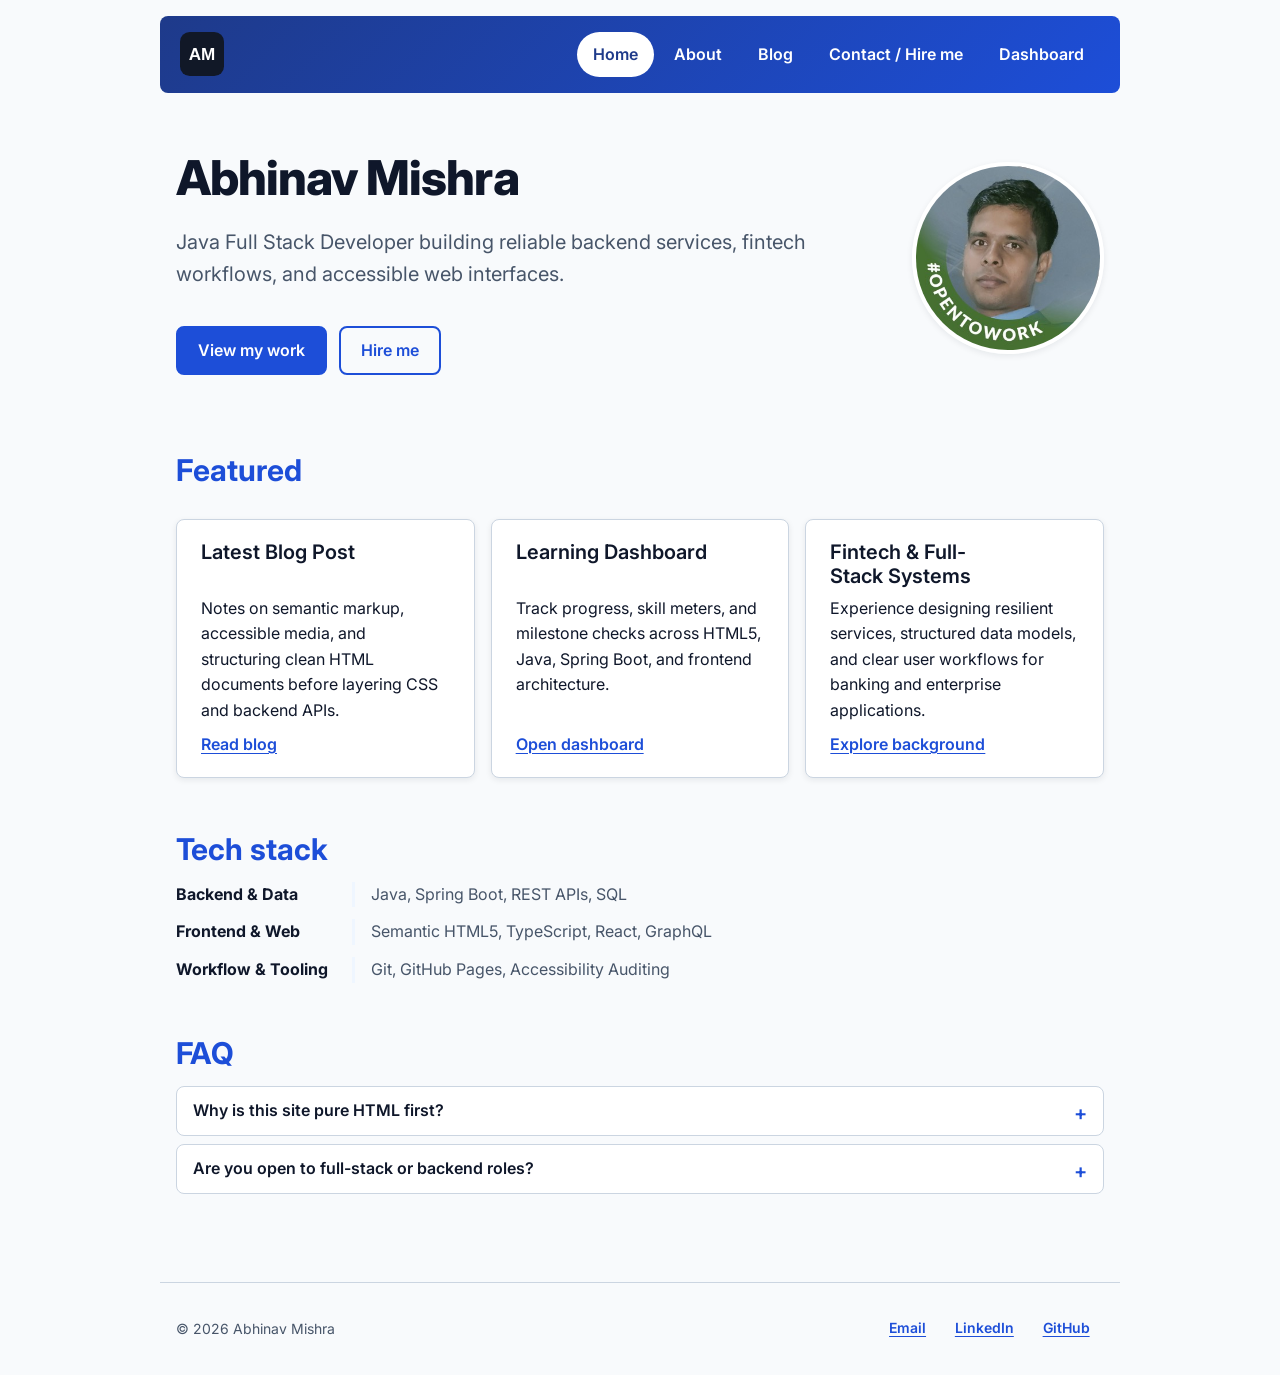
<file: index.html>
<!DOCTYPE html>
<html lang="en">
<head>
  <meta charset="utf-8">
  <meta name="viewport" content="width=device-width, initial-scale=1">
  <title>Home | Abhinav Mishra</title>
  <meta name="description" content="Portfolio and learning dashboard of Abhinav Mishra, Java Full Stack Developer focusing on backend systems, APIs, and accessible web interfaces.">
  <meta name="author" content="Abhinav Mishra">
  <link rel="icon" type="image/svg+xml" href="data:image/svg+xml,%3Csvg%20xmlns='http://www.w3.org/2000/svg'%20viewBox='0%200%2032%2032'%3E%3Crect%20width='32'%20height='32'%20rx='6'%20fill='%23111827'/%3E%3Ctext%20x='50%25'%20y='56%25'%20dominant-baseline='middle'%20text-anchor='middle'%20fill='%23ffffff'%20font-family='sans-serif'%20font-size='14'%20font-weight='bold'%3EAM%3C/text%3E%3C/svg%3E">
  <meta property="og:title" content="Home | Abhinav Mishra">
  <meta property="og:description" content="Java Full Stack Developer portfolio covering backend engineering, learning notes, and accessible HTML5.">
  <meta property="og:image" content="https://abhinavmishra904.github.io/images/profile.jpeg">
  <meta property="og:type" content="website">
  <!-- Day 11: the ONE shared stylesheet for every page -->
  <!-- PERF: preconnect opens the connections to Google Fonts early; the font CSS loads in parallel with style.css (was an @import chain) -->
  <link rel="preconnect" href="https://fonts.googleapis.com">
  <link rel="preconnect" href="https://fonts.gstatic.com" crossorigin>
  <link rel="stylesheet" href="https://fonts.googleapis.com/css2?family=Inter:wght@400;600;800&display=swap">
  <link rel="stylesheet" href="css/style.css">
</head>
<body>
  <a href="#main-content">Skip to main content</a>

  <header>
    <a href="index.html" aria-label="Abhinav Mishra Home">
      <svg width="36" height="36" viewBox="0 0 36 36" role="img" aria-label="AM monogram logo">
        <rect width="36" height="36" rx="8" fill="#111827"></rect>
        <text x="18" y="23" text-anchor="middle" fill="#ffffff" font-family="sans-serif" font-size="14" font-weight="bold">AM</text>
      </svg>
    </a>
    <nav aria-label="Main">
      <ul>
        <li><a href="index.html" aria-current="page">Home</a></li>
        <li><a href="about.html">About</a></li>
        <li><a href="blog.html">Blog</a></li>
        <li><a href="apply.html">Contact / Hire me</a></li>
        <li><a href="dashboard.html">Dashboard</a></li>
      </ul>
    </nav>
  </header>

  <main id="main-content">
    <section aria-labelledby="hero-heading">
      <h1 id="hero-heading">Abhinav Mishra</h1>
      <p>Java Full Stack Developer building reliable backend services, fintech workflows, and accessible web interfaces.</p>
      <!-- PERF FIX (Lighthouse LCP): the 800px original (86 KB) was shown at 320px. srcset offers a 320px file for normal screens and 640px for 2x (Retina) screens; the browser picks one. profile.jpeg stays for og:image. -->
      <img src="images/profile-320.jpg" srcset="images/profile-320.jpg 1x, images/profile-640.jpg 2x" alt="Portrait of Abhinav Mishra" width="320" height="320" fetchpriority="high">
      <p>
        <a href="blog.html">View my work</a>
        <a href="apply.html">Hire me</a>
      </p>
    </section>

    <section aria-labelledby="featured-heading">
      <h2 id="featured-heading">Featured</h2>
      <article>
        <h3>Latest Blog Post</h3>
        <p>Notes on semantic markup, accessible media, and structuring clean HTML documents before layering CSS and backend APIs.</p>
        <a href="blog.html">Read blog</a>
      </article>
      <article>
        <h3>Learning Dashboard</h3>
        <p>Track progress, skill meters, and milestone checks across HTML5, Java, Spring Boot, and frontend architecture.</p>
        <a href="dashboard.html">Open dashboard</a>
      </article>
      <article>
        <h3>Fintech &amp; Full-Stack Systems</h3>
        <p>Experience designing resilient services, structured data models, and clear user workflows for banking and enterprise applications.</p>
        <a href="about.html">Explore background</a>
      </article>
    </section>

    <section aria-labelledby="stack-heading">
      <h2 id="stack-heading">Tech stack</h2>
      <dl>
        <dt>Backend &amp; Data</dt>
        <dd>Java, Spring Boot, REST APIs, SQL</dd>
        <dt>Frontend &amp; Web</dt>
        <dd>Semantic HTML5, TypeScript, React, GraphQL</dd>
        <dt>Workflow &amp; Tooling</dt>
        <dd>Git, GitHub Pages, Accessibility Auditing</dd>
      </dl>
    </section>

    <section aria-labelledby="faq-heading">
      <h2 id="faq-heading">FAQ</h2>
      <details>
        <summary>Why is this site pure HTML first?</summary>
        <p>Starting with semantic HTML5 and keyboard accessibility ensures the underlying document structure and navigation work before adding visual styling and backend integration.</p>
      </details>
      <details>
        <summary>Are you open to full-stack or backend roles?</summary>
        <p>Yes. Use the Contact / Hire me page to share role details, project scope, or collaboration inquiries.</p>
      </details>
    </section>
  </main>

  <footer>
    <p>&copy; <time datetime="2026">2026</time> Abhinav Mishra</p>
    <ul>
      <li><a href="mailto:abhinavmishra904@gmail.com">Email</a></li>
      <li><a href="https://linkedin.com/in/abhinav-mishra-3a20361ab" target="_blank" rel="noopener noreferrer">LinkedIn</a></li>
      <li><a href="https://github.com/abhinavmishra904" target="_blank" rel="noopener noreferrer">GitHub</a></li>
    </ul>
  </footer>

  <!--
  Day 5 Testing Results:
  - W3C Validator (2026-11-19): 0 errors on all 6 pages. Fixed: favicon data: URL had raw spaces (now %20).
    1 warning left on about.html: table border="1" is obsolete; replace with CSS in Week 2.
  - Lighthouse Accessibility (index.html): 23/24 audits passed. Failing: touch target size (nav links, FAQ summaries, footer links too small/close; needs 24x24px) — fix with CSS padding in Week 2
  - Navigation check: all nav, in-page #anchor and image paths resolve on all 6 pages (automated check).
  - Keyboard tab test (index.html): PASS — skip link is the first Tab stop, Enter on it jumps into main content, Enter opens FAQ details.
  -->
</body>
</html>
</file>
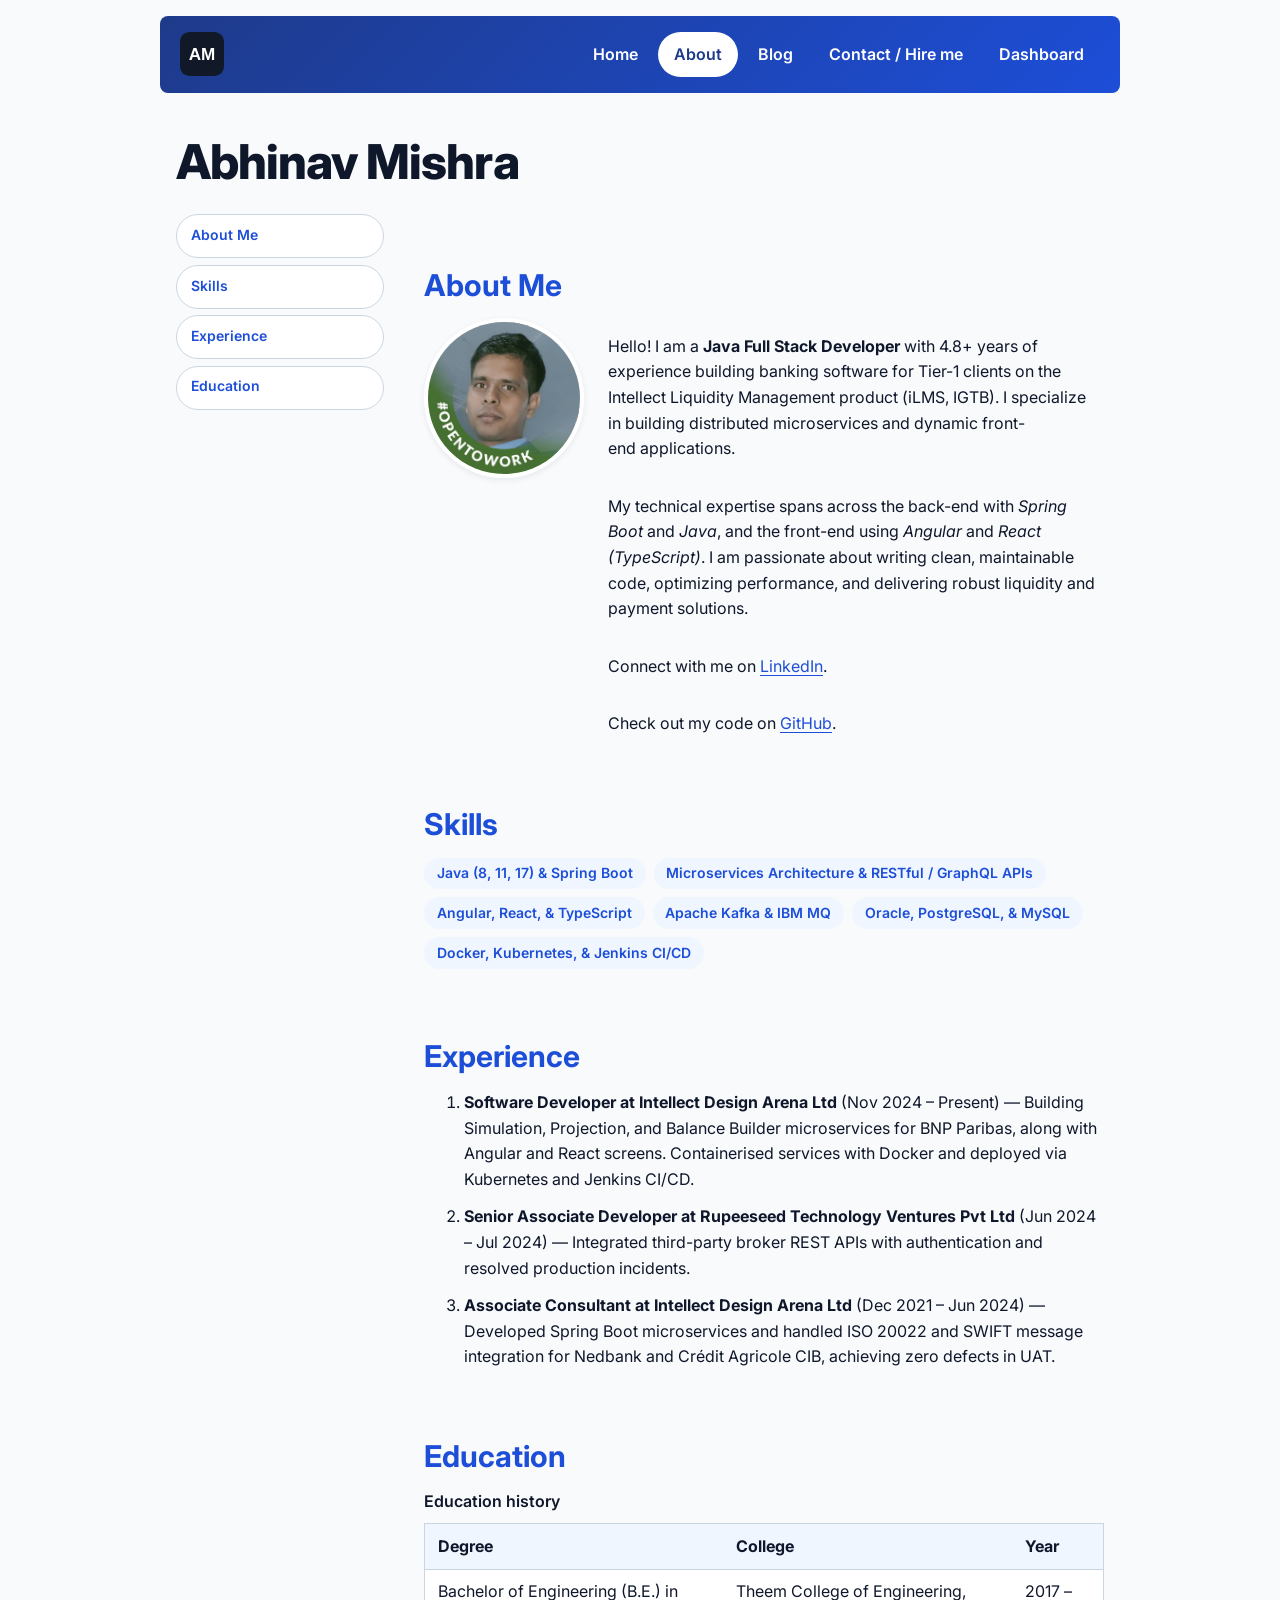
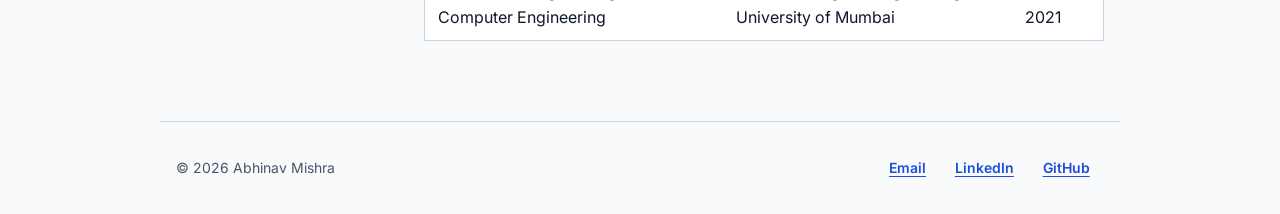
<file: about.html>
<!DOCTYPE html>
<!-- DOCTYPE: tells the browser this is an HTML5 document. Always the very first line. -->

<!-- <html> = root element; every other tag lives inside it.
     lang="en" tells browsers, search engines and screen readers the page is in English. -->
<html lang="en">

<!-- ================= HEAD =================
     Information ABOUT the page. Nothing here is shown on the page itself. -->

<head>
  <!-- charset UTF-8: supports every character (₹, é, emojis). Without it, special characters can show as garbage. -->
  <meta charset="UTF-8">

  <!-- viewport: makes the page fit the phone's screen width instead of showing a zoomed-out desktop page. -->
  <meta name="viewport" content="width=device-width, initial-scale=1.0">

  <!-- title: UNIQUE per page — pattern "Page | Site name" -->
  <title>About | Abhinav Mishra</title>

  <!-- description: UNIQUE per page — Google shows it under the title -->
  <meta name="description" content="About Abhinav Mishra: Java Full Stack Developer with 4.8+ years building Spring Boot microservices and Angular/React screens for Tier-1 banks. Skills, experience and education.">
  <meta name="author" content="Abhinav Mishra">

  <!-- favicon: the same "AM" SVG icon on every page -->
  <link rel="icon" type="image/svg+xml" href="data:image/svg+xml,%3Csvg%20xmlns='http://www.w3.org/2000/svg'%20viewBox='0%200%2032%2032'%3E%3Crect%20width='32'%20height='32'%20rx='6'%20fill='%23111827'/%3E%3Ctext%20x='50%25'%20y='56%25'%20dominant-baseline='middle'%20text-anchor='middle'%20fill='%23ffffff'%20font-family='sans-serif'%20font-size='14'%20font-weight='bold'%3EAM%3C/text%3E%3C/svg%3E">

  <!-- Open Graph: the preview card when this page is shared on LinkedIn / WhatsApp -->
  <meta property="og:title" content="About | Abhinav Mishra">
  <meta property="og:description" content="Java Full Stack Developer — skills, banking-domain experience and education.">
  <meta property="og:image" content="https://abhinavmishra904.github.io/images/profile.jpeg">
  <meta property="og:type" content="profile">
  <!-- Day 11: the ONE shared stylesheet for every page -->
  <!-- PERF: preconnect opens the connections to Google Fonts early; the font CSS loads in parallel with style.css (was an @import chain) -->
  <link rel="preconnect" href="https://fonts.googleapis.com">
  <link rel="preconnect" href="https://fonts.gstatic.com" crossorigin>
  <link rel="stylesheet" href="https://fonts.googleapis.com/css2?family=Inter:wght@400;600;800&display=swap">
  <link rel="stylesheet" href="css/style.css">
</head>

<!-- ================= BODY =================
     Everything the user actually SEES goes inside <body>. -->

<body>

  <!-- Skip link: first thing in <body>, lets keyboard users jump past the header -->
  <a href="#main-content">Skip to main content</a>

  <!-- SHARED header: identical on every page, except where aria-current sits -->
  <header>
    <!-- The logo links home; the link's aria-label names it -->
    <a href="index.html" aria-label="Abhinav Mishra Home">
      <svg width="36" height="36" viewBox="0 0 36 36" role="img" aria-label="AM monogram logo">
        <rect width="36" height="36" rx="8" fill="#111827"></rect>
        <text x="18" y="23" text-anchor="middle" fill="#ffffff" font-family="sans-serif" font-size="14" font-weight="bold">AM</text>
      </svg>
    </a>
    <nav aria-label="Main">
      <ul>
        <li><a href="index.html">Home</a></li>
        <!-- aria-current="page": THIS is the About page -->
        <li><a href="about.html" aria-current="page">About</a></li>
        <li><a href="blog.html">Blog</a></li>
        <li><a href="apply.html">Contact / Hire me</a></li>
        <li><a href="dashboard.html">Dashboard</a></li>
      </ul>
    </nav>
  </header>

  <!-- <main>: the main, unique content of the page. Use only ONE <main> per page.
       id="main-content" is where the skip link jumps to. -->
  <main id="main-content">

    <!-- <h1>: the ONE main heading, now inside <main> (the shared header has no h1) -->
    <h1>Abhinav Mishra</h1>

    <!-- Your old in-page links, kept as a SECOND nav. aria-label tells it apart from the Main nav.
         href="#about" jumps to the element with id="about" on THIS page (an "anchor link"). -->
    <nav aria-label="On this page">
      <ul>
        <li><a href="#about">About Me</a></li>
        <li><a href="#skills">Skills</a></li>
        <li><a href="#experience">Experience</a></li>
        <li><a href="#education">Education</a></li>
      </ul>
    </nav>

    <!-- <section>: a group of related content, normally with its own heading.
         id="about" must be unique on the page — the nav link "#about" uses it to scroll here. -->
    <section id="about">
      <!-- <h2>: sub-heading under the h1. Sections use h2, their sub-parts use h3, and so on. -->
      <h2>About Me</h2>

      <!-- <img>: shows an image. It's a "void" (self-closing) tag — no </img>.
           src    = path to the image file (here: the images/ sub-folder — a relative path)
           alt    = text description for screen readers, or shown if the image fails to load
           width/height = reserve space so the page doesn't jump while the image loads -->
      <!-- PERF: shown at 150px, so the 320px file covers 2x screens too (not lazy: it is near the top of the page) -->
      <img src="images/profile-320.jpg" alt="Professional portrait headshot of Abhinav Mishra" width="150" height="150">

      <!-- <p>: a paragraph of text. Browsers add space above and below it automatically. -->
      <p>
        <!-- <strong>: marks text as IMPORTANT (browsers show it bold). -->
        Hello! I am a <strong>Java Full Stack Developer</strong> with 4.8+ years of experience building banking
        software for Tier-1 clients on the Intellect Liquidity Management product (iLMS, IGTB). I specialize in building
        distributed microservices and dynamic front-end applications.
      </p>
      <p>
        <!-- <em>: EMPHASIS (browsers show it italic). Use <strong>/<em> for meaning, not just for looks. -->
        My technical expertise spans across the back-end with <em>Spring Boot</em> and <em>Java</em>, and the front-end
        using <em>Angular</em> and <em>React (TypeScript)</em>. I am passionate about writing clean, maintainable code,
        optimizing performance, and delivering robust liquidity and payment solutions.
      </p>
      <p>
        <!-- <a>: a link.
             href   = where it goes
             target="_blank" = open in a NEW tab
             rel="noopener noreferrer" = security: stops the new tab from controlling this page
                                         and hides which page the visitor came from -->
        Connect with me on <a href="https://linkedin.com/in/abhinav-mishra-3a20361ab" target="_blank"
          rel="noopener noreferrer">LinkedIn</a>.
      </p>
      <p>
        Check out my code on <a href="https://github.com/abhinavmishra904" target="_blank"
          rel="noopener noreferrer">GitHub</a>.
      </p>
    </section>

    <section id="skills">
      <h2>Skills</h2>
      <!-- <ul> = Unordered List (bullets) — use when the ORDER doesn't matter.
           Each item goes in an <li> (List Item).
           &amp; is an "HTML entity" for the & character. & starts entities, so writing &amp; is the safe way to show a plain &. -->
      <ul>
        <li>Java (8, 11, 17) &amp; Spring Boot</li>
        <li>Microservices Architecture &amp; RESTful / GraphQL APIs</li>
        <li>Angular, React, &amp; TypeScript</li>
        <li>Apache Kafka &amp; IBM MQ</li>
        <li>Oracle, PostgreSQL, &amp; MySQL</li>
        <li>Docker, Kubernetes, &amp; Jenkins CI/CD</li>
      </ul>
    </section>

    <section id="experience">
      <h2>Experience</h2>
      <!-- <ol> = Ordered List (numbers 1, 2, 3) — use when ORDER matters (here: latest job first). -->
      <ol>
        <!-- An <li> can hold more than plain text — here it holds a <strong> job title plus a description. -->
        <li>
          <strong>Software Developer at Intellect Design Arena Ltd</strong> (Nov 2024 – Present) — Building Simulation,
          Projection, and Balance Builder microservices for BNP Paribas, along with Angular and React screens.
          Containerised services with Docker and deployed via Kubernetes and Jenkins CI/CD.
        </li>
        <li>
          <strong>Senior Associate Developer at Rupeeseed Technology Ventures Pvt Ltd</strong> (Jun 2024 – Jul 2024) —
          Integrated third-party broker REST APIs with authentication and resolved production incidents.
        </li>
        <li>
          <strong>Associate Consultant at Intellect Design Arena Ltd</strong> (Dec 2021 – Jun 2024) — Developed Spring
          Boot microservices and handled ISO 20022 and SWIFT message integration for Nedbank and Crédit Agricole CIB,
          achieving zero defects in UAT.
        </li>
      </ol>
    </section>

    <section id="education">
      <h2>Education</h2>
      <!-- <table>: for TABULAR data (rows and columns) — never for page layout.
           Borders now come from css/style.css (Day 11); the old border="1" attribute was removed. -->
      <table>
        <!-- <caption>: the table's title — screen readers announce it first. -->
        <caption>Education history</caption>
        <!-- <thead>: the header row(s) of the table. -->
        <thead>
          <!-- <tr>: Table Row. -->
          <tr>
            <!-- <th>: Table Header cell — bold and centered by default, tells readers what each column means.
                 scope="col": this header describes its whole COLUMN. -->
            <th scope="col">Degree</th>
            <th scope="col">College</th>
            <th scope="col">Year</th>
          </tr>
        </thead>
        <!-- <tbody>: the actual data rows. -->
        <tbody>
          <tr>
            <!-- <td>: Table Data cell — one value in a row. The number of <td>s should match the number of <th>s. -->
            <td>Bachelor of Engineering (B.E.) in Computer Engineering</td>
            <td>Theem College of Engineering, University of Mumbai</td>
            <td>2017 – 2021</td>
          </tr>
        </tbody>
      </table>
    </section>
  </main>

  <!-- SHARED footer: identical on every page.
       &copy; is the HTML entity for the © symbol. -->
  <footer>
    <p>&copy; <time datetime="2026">2026</time> Abhinav Mishra</p>
    <ul>
      <li><a href="mailto:abhinavmishra904@gmail.com">Email</a></li>
      <li><a href="https://linkedin.com/in/abhinav-mishra-3a20361ab" target="_blank" rel="noopener noreferrer">LinkedIn</a></li>
      <li><a href="https://github.com/abhinavmishra904" target="_blank" rel="noopener noreferrer">GitHub</a></li>
    </ul>
  </footer>

</body>

</html>
<!-- Every tag that opens must close (except void tags like <img>, <meta>, <br>, <hr>).
     Tags must nest properly: <p><strong>…</strong></p> ✅   <p><strong>…</p></strong> ❌ -->
</file>
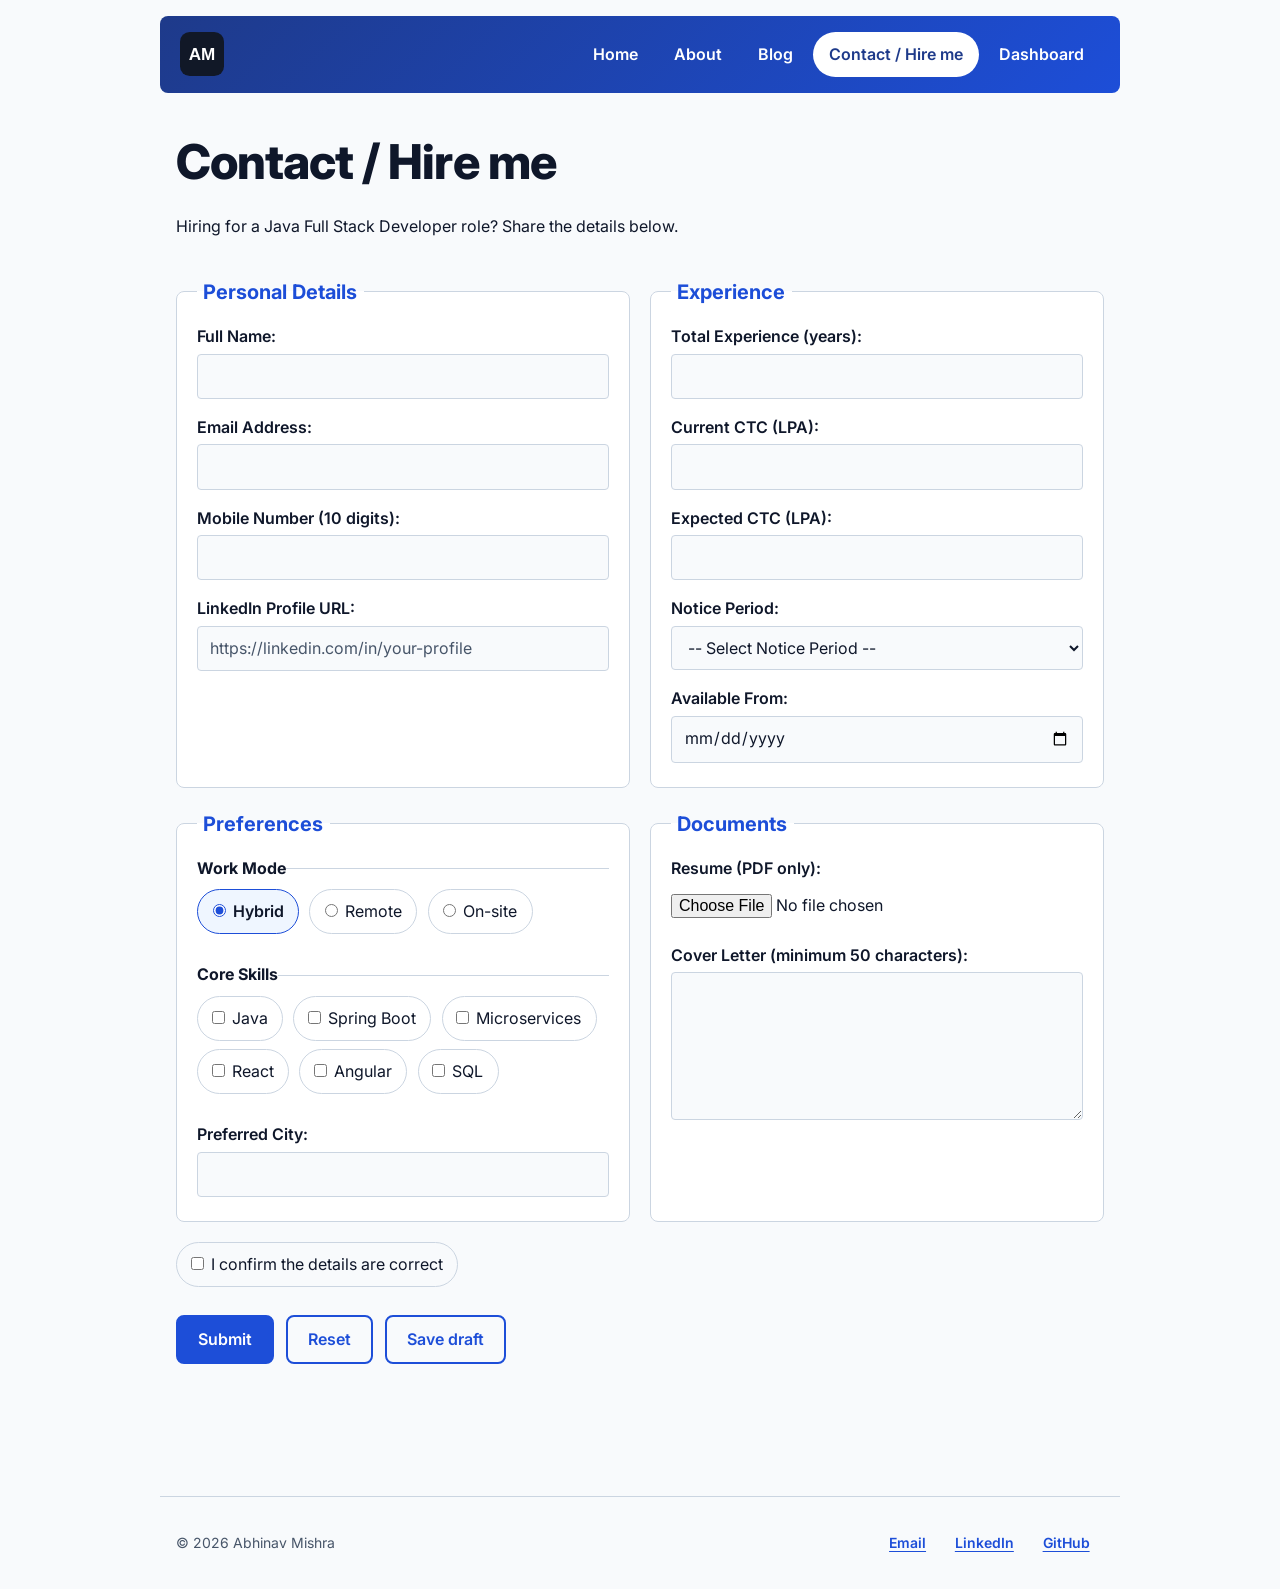
<file: apply.html>
<!DOCTYPE html>
<html lang="en">
<head>
  <meta charset="UTF-8">
  <meta name="viewport" content="width=device-width, initial-scale=1.0">
  <!-- title: UNIQUE per page — pattern "Page | Site name" -->
  <title>Contact / Hire me | Abhinav Mishra</title>
  <!-- description: UNIQUE per page -->
  <meta name="description" content="Hire Abhinav Mishra, Java Full Stack Developer: share role details, experience requirements and your offer through this contact form.">
  <meta name="author" content="Abhinav Mishra">

  <!-- favicon: the same "AM" SVG icon on every page -->
  <link rel="icon" type="image/svg+xml" href="data:image/svg+xml,%3Csvg%20xmlns='http://www.w3.org/2000/svg'%20viewBox='0%200%2032%2032'%3E%3Crect%20width='32'%20height='32'%20rx='6'%20fill='%23111827'/%3E%3Ctext%20x='50%25'%20y='56%25'%20dominant-baseline='middle'%20text-anchor='middle'%20fill='%23ffffff'%20font-family='sans-serif'%20font-size='14'%20font-weight='bold'%3EAM%3C/text%3E%3C/svg%3E">

  <!-- Open Graph: the preview card when this page is shared -->
  <meta property="og:title" content="Contact / Hire me | Abhinav Mishra">
  <meta property="og:description" content="Get in touch with Abhinav Mishra about Java Full Stack roles.">
  <meta property="og:image" content="https://abhinavmishra904.github.io/images/profile.jpeg">
  <meta property="og:type" content="website">
  <!-- Day 11: the ONE shared stylesheet for every page -->
  <!-- PERF: preconnect opens the connections to Google Fonts early; the font CSS loads in parallel with style.css (was an @import chain) -->
  <link rel="preconnect" href="https://fonts.googleapis.com">
  <link rel="preconnect" href="https://fonts.gstatic.com" crossorigin>
  <link rel="stylesheet" href="https://fonts.googleapis.com/css2?family=Inter:wght@400;600;800&display=swap">
  <link rel="stylesheet" href="css/style.css">
  <!-- Day 24 bonus: accessible validation (the form still works without JS) -->
  <script src="js/apply.js" defer></script>
</head>
<body>

  <!-- Skip link: first thing in <body>, lets keyboard users jump past the header -->
  <a href="#main-content">Skip to main content</a>

  <!-- SHARED header: identical on every page, except where aria-current sits -->
  <header>
    <a href="index.html" aria-label="Abhinav Mishra Home">
      <svg width="36" height="36" viewBox="0 0 36 36" role="img" aria-label="AM monogram logo">
        <rect width="36" height="36" rx="8" fill="#111827"></rect>
        <text x="18" y="23" text-anchor="middle" fill="#ffffff" font-family="sans-serif" font-size="14" font-weight="bold">AM</text>
      </svg>
    </a>
    <nav aria-label="Main">
      <ul>
        <li><a href="index.html">Home</a></li>
        <li><a href="about.html">About</a></li>
        <li><a href="blog.html">Blog</a></li>
        <!-- aria-current="page": THIS is the Contact / Hire me page -->
        <li><a href="apply.html" aria-current="page">Contact / Hire me</a></li>
        <li><a href="dashboard.html">Dashboard</a></li>
      </ul>
    </nav>
  </header>

  <!-- main: the skip link jumps here -->
  <main id="main-content">
    <!-- h1 inside <main>, renamed for the portfolio (PROJECT.md asked for "Contact / Hire me") -->
    <h1>Contact / Hire me</h1>
    <p>Hiring for a Java Full Stack Developer role? Share the details below.</p>

    <form method="post" action="/api/applications" enctype="multipart/form-data">
      <input type="hidden" name="jobId" value="JFS-2026-104">

      <!-- Collects candidate contact and profile details -->
      <fieldset>
        <legend>Personal Details</legend>

        <div>
          <label for="fullName">Full Name:</label>
          <input type="text" id="fullName" name="fullName" required>
        </div>

        <div>
          <label for="email">Email Address:</label>
          <input type="email" id="email" name="email" autocomplete="email" required>
        </div>

        <div>
          <label for="mobileNumber">Mobile Number (10 digits):</label>
          <input
            type="tel"
            id="mobileNumber"
            name="mobileNumber"
            pattern="[6-9][0-9]{9}"
            title="Enter a 10-digit Indian mobile number starting with 6, 7, 8 or 9"
            autocomplete="tel"
            required
          >
        </div>

        <div>
          <label for="linkedinUrl">LinkedIn Profile URL:</label>
          <input type="url" id="linkedinUrl" name="linkedinUrl" placeholder="https://linkedin.com/in/your-profile">
        </div>
      </fieldset>

      <!-- Captures work experience, compensation expectations, and availability timeline -->
      <fieldset>
        <legend>Experience</legend>

        <div>
          <label for="totalExperience">Total Experience (years):</label>
          <input type="number" id="totalExperience" name="totalExperience" min="0" max="40" step="0.1">
        </div>

        <div>
          <label for="currentCtc">Current CTC (LPA):</label>
          <input type="number" id="currentCtc" name="currentCtc" min="0" step="0.1">
        </div>

        <div>
          <label for="expectedCtc">Expected CTC (LPA):</label>
          <input type="number" id="expectedCtc" name="expectedCtc" min="0" step="0.1">
        </div>

        <div>
          <label for="noticePeriod">Notice Period:</label>
          <select id="noticePeriod" name="noticePeriod">
            <option value="">-- Select Notice Period --</option>
            <option value="IMMEDIATE">Immediate</option>
            <option value="15_DAYS">15 days</option>
            <option value="30_DAYS">30 days</option>
            <option value="60_DAYS">60 days</option>
            <option value="90_DAYS">90 days</option>
          </select>
        </div>

        <div>
          <label for="availableFrom">Available From:</label>
          <input type="date" id="availableFrom" name="availableFrom">
        </div>
      </fieldset>

      <!-- Records work mode, core technical skills, and preferred work locations -->
      <fieldset>
        <legend>Preferences</legend>

        <fieldset>
          <legend>Work Mode</legend>
          <label>
            <input type="radio" name="workMode" value="HYBRID" checked>
            Hybrid
          </label>
          <label>
            <input type="radio" name="workMode" value="REMOTE">
            Remote
          </label>
          <label>
            <input type="radio" name="workMode" value="ONSITE">
            On-site
          </label>
        </fieldset>

        <fieldset>
          <legend>Core Skills</legend>
          <label>
            <input type="checkbox" name="skills" value="Java">
            Java
          </label>
          <label>
            <input type="checkbox" name="skills" value="Spring Boot">
            Spring Boot
          </label>
          <label>
            <input type="checkbox" name="skills" value="Microservices">
            Microservices
          </label>
          <label>
            <input type="checkbox" name="skills" value="React">
            React
          </label>
          <label>
            <input type="checkbox" name="skills" value="Angular">
            Angular
          </label>
          <label>
            <input type="checkbox" name="skills" value="SQL">
            SQL
          </label>
        </fieldset>

        <div>
          <label for="preferredCity">Preferred City:</label>
          <input type="text" id="preferredCity" name="preferredCity" list="cityOptions">
          <datalist id="cityOptions">
            <option value="Mumbai"></option>
            <option value="Bengaluru"></option>
            <option value="Pune"></option>
            <option value="Hyderabad"></option>
            <option value="Chennai"></option>
          </datalist>
        </div>
      </fieldset>

      <!-- Handles resume file upload and cover letter submission -->
      <fieldset>
        <legend>Documents</legend>

        <div>
          <label for="resumeFile">Resume (PDF only):</label>
          <input type="file" id="resumeFile" name="resumeFile" accept=".pdf,application/pdf" required>
        </div>

        <div>
          <label for="coverLetter">Cover Letter (minimum 50 characters):</label>
          <textarea id="coverLetter" name="coverLetter" rows="5" cols="50" minlength="50" required></textarea>
        </div>
      </fieldset>

      <div>
        <label>
          <input type="checkbox" name="confirmDetails" value="true" required>
          I confirm the details are correct
        </label>
      </div>

      <div>
        <button type="submit">Submit</button>
        <button type="reset">Reset</button>
        <button type="submit" name="actionType" value="draft" formnovalidate>Save draft</button>
      </div>
    </form>
  </main>

  <!-- SHARED footer: identical on every page. &copy; shows © -->
  <footer>
    <p>&copy; <time datetime="2026">2026</time> Abhinav Mishra</p>
    <ul>
      <li><a href="mailto:abhinavmishra904@gmail.com">Email</a></li>
      <li><a href="https://linkedin.com/in/abhinav-mishra-3a20361ab" target="_blank" rel="noopener noreferrer">LinkedIn</a></li>
      <li><a href="https://github.com/abhinavmishra904" target="_blank" rel="noopener noreferrer">GitHub</a></li>
    </ul>
  </footer>

  <!--
  Spring Boot Java Record mapping for this form:

  public record JobApplicationRequest(
      String jobId,
      String fullName,
      String email,
      String mobileNumber,
      String linkedinUrl,
      Double totalExperience,
      Double currentCtc,
      Double expectedCtc,
      String noticePeriod,
      LocalDate availableFrom,
      String workMode,
      List<String> skills,
      String preferredCity,
      MultipartFile resumeFile,
      String coverLetter,
      boolean confirmDetails
  ) {}
  -->

</body>
</html>
</file>
<file: css/style.css>
/* =====================================================================
   Abhinav Mishra — Portfolio stylesheet (Day 16 reference solution)
   = the Day 11 stylesheet + a new section 8, PAGE LAYOUT (Day 16), which lays
   out every page with Flexbox and Grid, mobile-first, from 320px to desktop.
   ONE file for all 6 pages. Order: fonts → tokens → reset → base →
   layout → components → page-specific → PAGE LAYOUT → media queries.
   ===================================================================== */


/* ===================================================================
   0. FONTS — loaded in each page's <head> with <link>, NOT @import here
   PERF FIX (Lighthouse FCP): @import inside a stylesheet is only found AFTER
   style.css downloads, so the font CSS became a 3rd round trip before first
   paint (HTML → style.css → fonts.googleapis.com). <link> + preconnect in the
   HTML lets the browser fetch both in parallel. display=swap still shows the
   fallback font immediately.
   =================================================================== */


/* ===================================================================
   1. TOKENS
   Every text/background pair below was measured (WCAG AA 4.5:1 text, 3:1 UI)
   =================================================================== */
:root {
  /* Colours — light theme */
  --brand: #1d4ed8;          /* on --bg 6.4:1, white on it 6.7:1 */
  --brand-dark: #1e3a8a;     /* hover; white on it 10.4:1 */
  --brand-soft: #eff6ff;     /* tints: tags, aside, featured */
  --on-brand: #ffffff;       /* text on brand-coloured buttons */
  --accent: #b45309;         /* focus ring: 4.8:1 on --bg */
  --danger: #b91c1c;
  --bg: #f8fafc;
  --surface: #ffffff;
  --text: #0f172a;           /* 17.1:1 on --bg */
  --text-muted: #475569;     /* 7.2:1 on --bg */
  --border: #cbd5e1;
  --mark-bg: #fde68a;
  --mark-text: #0f172a;

  /* The header keeps its own colours so it stays dark in BOTH themes */
  --header-from: #1e3a8a;
  --header-to: #1d4ed8;
  --header-text: #ffffff;    /* 6.7–10.4:1 across the gradient */

  /* Fonts */
  --font-sans: "Inter", system-ui, -apple-system, "Segoe UI", Roboto, sans-serif;
  --font-mono: ui-monospace, "SF Mono", Menlo, Consolas, monospace;

  /* Type scale (≈ 1.25 ratio); h1 is fluid but still follows the user's text zoom */
  --step--1: 0.875rem;
  --step-0: 1rem;
  --step-1: 1.25rem;
  --step-2: 1.5rem;
  --step-3: 1.875rem;
  --step-4: clamp(2rem, 1.4rem + 2.5vw, 3rem);

  /* Shape, depth, motion */
  --radius: 0.5rem;
  --radius-sm: 0.25rem;
  --shadow: 0 2px 6px rgb(15 23 42 / 0.08);
  --shadow-hover: 0 10px 24px rgb(15 23 42 / 0.14);
  --speed: 180ms;
  --ease: cubic-bezier(0.2, 0.8, 0.2, 1);
  --tap: 2.75rem;            /* 44px minimum touch target */

  color-scheme: light dark;  /* the browser darkens scrollbars and controls when the OS is dark */
}

/* Dark theme: ONLY variables change — no extra rules needed anywhere else */
@media (prefers-color-scheme: dark) {
  :root {
    --brand: #60a5fa;        /* on --bg 7.4:1 */
    --brand-dark: #93c5fd;   /* hover gets LIGHTER on dark */
    --brand-soft: #1e293b;
    --on-brand: #0b1120;     /* dark text on light-blue buttons 7.4:1 */
    --accent: #fbbf24;
    --danger: #f87171;
    --bg: #0b1120;
    --surface: #111827;
    --text: #f1f5f9;
    --text-muted: #94a3b8;
    --border: #334155;
    --mark-bg: #854d0e;
    --mark-text: #fefce8;
    --shadow: 0 2px 8px rgb(0 0 0 / 0.45);
    --shadow-hover: 0 10px 24px rgb(0 0 0 / 0.65);
  }
}


/* ===================================================================
   2. RESET
   =================================================================== */
*,
*::before,
*::after {
  box-sizing: border-box;
}

input, button, select, textarea {
  font: inherit;             /* form controls don't inherit fonts by default */
  color: inherit;
}

img, video, iframe, svg, canvas {
  max-width: 100%;           /* never overflow the container (phones!) */
}

img, video {
  height: auto;              /* keep the aspect ratio when shrinking */
}


/* ===================================================================
   3. BASE — plain element selectors
   =================================================================== */
html {
  scroll-behavior: smooth;
}

body {
  margin: 0;
  font-family: var(--font-sans);
  font-size: var(--step-0);
  line-height: 1.6;
  color: var(--text);
  background: var(--bg);
  accent-color: var(--brand);          /* checkboxes, radios, range, progress */
  -webkit-font-smoothing: antialiased;
}

h1, h2, h3 {
  line-height: 1.2;
  text-wrap: balance;
  margin: 1.75em 0 0.5em;
}
h1 { font-size: var(--step-4); font-weight: 800; letter-spacing: -0.02em; margin-top: 0.5em; }
h2 { font-size: var(--step-3); font-weight: 700; color: var(--brand); }
h3 { font-size: var(--step-1); font-weight: 600; }

main p,
main li,
main dd {
  max-width: 65ch;
  text-wrap: pretty;
}

a {
  color: var(--brand);
  text-decoration-thickness: 1px;
  text-underline-offset: 0.2em;
  transition: color var(--speed) var(--ease), text-decoration-thickness var(--speed) var(--ease);
}
a:hover { text-decoration-thickness: 2px; }

:focus-visible {
  outline: 3px solid var(--accent);
  outline-offset: 2px;
}

/* Jumping to a #section leaves a little space above the heading */
[id] { scroll-margin-top: 1rem; }

code, pre, kbd { font-family: var(--font-mono); font-size: 0.9em; }
code {
  background: var(--brand-soft);
  padding: 0.1em 0.35em;
  border-radius: var(--radius-sm);
}
pre {
  background: var(--surface);
  border: 1px solid var(--border);
  border-radius: var(--radius);
  padding: 1rem;
  overflow-x: auto;
  line-height: 1.45;
}
pre code { background: none; padding: 0; }   /* no double background inside code blocks */
kbd {
  border: 1px solid var(--border);
  border-bottom-width: 2px;
  border-radius: var(--radius-sm);
  padding: 0.05em 0.4em;
  background: var(--surface);
}

small { font-size: var(--step--1); color: var(--text-muted); }

mark {
  background: var(--mark-bg);
  color: var(--mark-text);
  padding: 0 0.15em;
  border-radius: 0.15em;
}

del { color: var(--text-muted); }
ins { text-decoration-color: var(--brand); }

table {
  width: 100%;
  border-collapse: collapse;
  background: var(--surface);
  border: 1px solid var(--border);
  border-radius: var(--radius);
}
caption {
  text-align: left;
  font-weight: 600;
  padding-bottom: 0.5rem;
}
th, td {
  text-align: left;
  vertical-align: top;
  padding: 0.6rem 0.8rem;
  border-bottom: 1px solid var(--border);
}
th { background: var(--brand-soft); }

figure { margin: 1.5rem 0; }
figcaption { font-size: var(--step--1); color: var(--text-muted); margin-top: 0.5rem; }

blockquote {
  margin: 0;
  padding: 0.5rem 1.25rem;
  border-left: 4px solid var(--brand);
  font-size: var(--step-1);
  font-style: italic;
}
blockquote p { margin: 0; }

address { font-style: normal; }


/* ===================================================================
   4. LAYOUT — the landmarks share one centred column
   =================================================================== */
body > header,
main,
body > footer {
  max-width: 60rem;
  margin-inline: auto;
  padding-inline: 1rem;
}

main {
  padding-block: 1rem 3rem;
}

/* Skip link: off-screen until a keyboard user tabs to it (never display: none) */
a[href="#main-content"] {
  position: absolute;
  left: -9999px;
}
a[href="#main-content"]:focus {
  position: static;
  display: inline-block;
  margin: 0.75rem 1rem;
  padding: 0.6rem 1rem;
  background: var(--brand);
  color: var(--on-brand);
  border-radius: var(--radius);
  font-weight: 600;
}


/* ===================================================================
   5. COMPONENTS
   =================================================================== */

/* ---------- Site header (body > header skips the blog article's own <header>) ---------- */
body > header {
  margin-top: 1rem;
  padding: 1rem 1.25rem;
  background: linear-gradient(135deg, var(--header-from), var(--header-to));
  color: var(--header-text);
  border-radius: var(--radius);
}

body > header > a {                 /* the logo link */
  display: inline-block;
  border-radius: var(--radius);
}
body > header svg { display: block; width: 2.75rem; height: 2.75rem; }

body > header :focus-visible {
  outline-color: var(--header-text);   /* amber on blue was 1.33:1; white is 6.7:1+ */
}

/* ---------- Main nav: touch-friendly chips ---------- */
nav[aria-label="Main"] ul {
  list-style: none;
  margin: 0.75rem 0 0;
  padding: 0;
}
nav[aria-label="Main"] li {
  display: inline-block;
  margin: 0 0.25rem 0.25rem 0;
}
nav[aria-label="Main"] a {
  display: inline-block;
  min-height: var(--tap);
  padding: 0.6rem 1rem;
  color: var(--header-text);
  text-decoration: none;
  font-weight: 600;
  border-radius: 999px;
}
nav[aria-label="Main"] a:hover {
  text-decoration: underline;
  text-underline-offset: 0.3em;
}

/* Current page: a white pill (10.4:1), clearly different from the other links.
   (0,2,2) ties with "nav[aria-label] a:hover" and comes later, so it wins on hover too — no !important */
nav[aria-label="Main"] a[aria-current="page"] {
  background: var(--header-text);
  color: var(--header-from);
}

/* ---------- "On this page" navs (about.html, blog.html) ---------- */
nav[aria-label="On this page"] ul {
  list-style: none;
  padding: 0;
  margin: 0 0 1.5rem;
}
nav[aria-label="On this page"] li {
  display: inline-block;
  margin: 0 0.4rem 0.4rem 0;
}
nav[aria-label="On this page"] a {
  display: inline-block;
  min-height: var(--tap);
  padding: 0.55rem 0.9rem;
  border: 1px solid var(--border);
  border-radius: 999px;
  background: var(--surface);
  text-decoration: none;
  font-size: var(--step--1);
  font-weight: 600;
}
nav[aria-label="On this page"] a:hover { border-color: var(--brand); }

/* ---------- Cards ---------- */
:where(main) article {
  background: var(--surface);
  border: 1px solid var(--border);
  border-radius: var(--radius);
  padding: 1.25rem 1.5rem;
  margin-bottom: 1rem;
  box-shadow: var(--shadow);
}
/* No big gap above the first thing in a card (h3 on the home page, the blog post's <header>) */
:where(main) article > :first-child,
:where(main) article > header > :first-child { margin-top: 0; }

/* Only the home-page cards lift (the transition sits on the NORMAL state) */
[aria-labelledby="featured-heading"] article {
  transition: transform var(--speed) var(--ease), box-shadow var(--speed) var(--ease);
}
[aria-labelledby="featured-heading"] article:hover,
[aria-labelledby="featured-heading"] article:focus-within {
  transform: translateY(-4px);
  box-shadow: var(--shadow-hover);
}
[aria-labelledby="featured-heading"] article a {
  font-weight: 600;
}

/* ---------- Description lists (tech stack, glossary) ---------- */
dl { margin: 0; }
dt {
  font-weight: 700;
  margin-top: 1rem;
}
dd {
  margin: 0.25rem 0 0;
  padding-left: 1rem;
  border-left: 3px solid var(--brand-soft);
  color: var(--text-muted);
}

/* ---------- FAQ: details / summary ---------- */
details {
  background: var(--surface);
  border: 1px solid var(--border);
  border-radius: var(--radius);
  margin-bottom: 0.5rem;
}
summary {
  display: block;                       /* removes the default ▶ marker */
  min-height: var(--tap);
  padding: 0.7rem 2.5rem 0.7rem 1rem;
  font-weight: 600;
  cursor: pointer;
  position: relative;
}
summary::-webkit-details-marker { display: none; }
summary::after {
  content: "+";
  position: absolute;
  right: 1rem;
  top: 0.6rem;
  font-size: 1.25rem;
  color: var(--brand);
}
details[open] summary::after { content: "−"; }
details[open] summary { border-bottom: 1px solid var(--border); }
details > :not(summary) {
  margin: 0;
  padding: 0.75rem 1rem;
}

/* ---------- Buttons (secondary by default, primary for the main action) ---------- */
button,
a[href="blog.html"]:where([aria-labelledby="hero-heading"] *),
a[href="apply.html"]:where([aria-labelledby="hero-heading"] *),
main > p > a[href="index.html"]:only-child {
  display: inline-block;
  min-height: var(--tap);
  padding: 0.6rem 1.25rem;
  border: 2px solid var(--brand);
  border-radius: var(--radius);
  background: transparent;
  color: var(--brand);
  font-weight: 600;
  text-decoration: none;
  cursor: pointer;
  transition: background-color var(--speed) var(--ease), color var(--speed) var(--ease), transform 100ms var(--ease);
}

/* Primary: form submit (not "Save draft"), the first hero link, the 404 link */
button[type="submit"]:not([formnovalidate], [value]),
[aria-labelledby="hero-heading"] p a:first-child,
main > p > a[href="index.html"]:only-child {
  background: var(--brand);
  color: var(--on-brand);
}

button:hover,
[aria-labelledby="hero-heading"] p a:hover,
main > p > a[href="index.html"]:only-child:hover {
  background: var(--brand-dark);
  border-color: var(--brand-dark);
  color: var(--on-brand);
}
button:active { transform: scale(0.97); }
button:disabled { opacity: 0.5; cursor: not-allowed; transform: none; }

/* ---------- Forms (apply.html) ---------- */
form > div { margin-bottom: 1rem; }

fieldset {
  min-width: 0;              /* fieldsets default to min-width: min-content, so wide content
                                (the file input) made apply.html scroll sideways on phones */
  background: var(--surface);
  border: 1px solid var(--border);
  border-radius: var(--radius);
  padding: 1rem 1.25rem 0.5rem;
  margin: 0 0 1.25rem;
}
legend {
  font-weight: 700;
  font-size: var(--step-1);
  color: var(--brand);
  padding-inline: 0.4rem;
}
fieldset > div { margin-bottom: 1rem; }

/* A fieldset INSIDE a fieldset (Work mode, Core skills): lighter, no card */
fieldset fieldset {
  background: transparent;
  border: none;
  border-top: 1px solid var(--border);
  border-radius: 0;
  padding: 0.5rem 0 0;
}
fieldset fieldset legend { font-size: var(--step-0); color: var(--text); padding-inline: 0; }

label[for] {
  display: block;
  font-weight: 600;
  margin-bottom: 0.25rem;
}

/* Radio and checkbox labels wrap their input: make each one a tappable chip */
label:has(> input[type="radio"]),
label:has(> input[type="checkbox"]) {
  display: inline-block;
  min-height: var(--tap);
  padding: 0.55rem 0.9rem 0.55rem 0.6rem;
  margin: 0 0.4rem 0.5rem 0;
  border: 1px solid var(--border);
  border-radius: 999px;
  cursor: pointer;
}
label:has(> input:checked) {
  border-color: var(--brand);
  background: var(--brand-soft);
  font-weight: 600;
}

input:not([type="radio"], [type="checkbox"], [type="file"], [type="hidden"]),
select,
textarea {
  display: block;
  width: 100%;
  min-height: var(--tap);
  padding: 0.55rem 0.75rem;
  background: var(--bg);
  border: 1px solid var(--border);
  border-radius: var(--radius-sm);
  transition: border-color var(--speed) var(--ease), box-shadow var(--speed) var(--ease);
}
textarea { resize: vertical; min-height: 8rem; }

input:focus-visible,
select:focus-visible,
textarea:focus-visible {
  border-color: var(--brand);
  box-shadow: 0 0 0 3px var(--brand-soft);
}

/* Show red only AFTER the user has interacted (not on page load) */
input:user-invalid,
textarea:user-invalid {
  border-color: var(--danger);
}

input[type="file"] { display: block; max-width: 100%; padding: 0.5rem 0; }

::placeholder { color: var(--text-muted); opacity: 1; }

/* ---------- Footer ---------- */
body > footer {
  margin-top: 2rem;
  padding-block: 1.5rem;
  border-top: 1px solid var(--border);
  color: var(--text-muted);
  font-size: var(--step--1);
}
body > footer p { margin: 0 0 0.5rem; }
body > footer ul {
  list-style: none;
  padding: 0;
  margin: 0;
}
body > footer li { display: inline-block; margin-right: 0.25rem; }
body > footer ul a {
  display: inline-block;
  min-height: var(--tap);
  padding: 0.65rem 0.9rem;
  font-weight: 600;
}


/* ===================================================================
   6. PAGE-SPECIFIC
   =================================================================== */

/* ---------- Home (index.html) hero ---------- */
[aria-labelledby="hero-heading"] {
  padding: 1rem 0 0.5rem;
}
[aria-labelledby="hero-heading"] > p:first-of-type {
  font-size: var(--step-1);
  color: var(--text-muted);
}
[aria-labelledby="hero-heading"] p a + a { margin-left: 0.5rem; }

/* ---------- Profile photo (index + about) ---------- */
img[src*="profile"] {
  width: 10rem;
  aspect-ratio: 1;
  object-fit: cover;
  border-radius: 50%;
  border: 4px solid var(--surface);
  box-shadow: var(--shadow);
  margin: 0.5rem 0;
}

/* ---------- About: experience list ---------- */
#experience li { margin-bottom: 0.75rem; }

/* ---------- Blog ---------- */
.tag {
  display: inline-block;
  padding: 0.1rem 0.6rem;
  border-radius: 999px;
  background: var(--brand-soft);
  color: var(--brand);
  font-size: var(--step--1);
  font-weight: 600;
}
main > aside {
  background: var(--brand-soft);
  border-left: 4px solid var(--brand);
  border-radius: var(--radius);
  padding: 0.25rem 1.25rem 1rem;
  margin: 1.5rem 0;
}
main > aside h2 { margin-top: 0.75rem; font-size: var(--step-1); }
article > header p,
article > footer {
  color: var(--text-muted);
  font-size: var(--step--1);
}
:where(main) article img { border-radius: var(--radius); }

/* ---------- Dashboard ---------- */
progress,
meter {
  display: block;
  width: min(24rem, 100%);
  height: 1rem;
  margin-top: 0.25rem;
}
#progress > div,
#skills > div { margin-bottom: 0.9rem; }
#progress label[for],
#skills label[for] { margin-bottom: 0; }

video,
iframe {
  border: 1px solid var(--border);
  border-radius: var(--radius);
  background: var(--surface);
}
picture img,
#media img { border-radius: var(--radius); }

[popover] {
  border: 1px solid var(--border);
  border-radius: var(--radius);
  padding: 0.75rem 1.25rem;
  background: var(--surface);
  color: var(--text);
  box-shadow: var(--shadow-hover);
}

dialog {
  border: none;
  border-radius: var(--radius);
  padding: 1.5rem;
  max-width: min(28rem, 90vw);
  background: var(--surface);
  color: var(--text);
  box-shadow: 0 20px 50px rgb(0 0 0 / 0.35);
}
dialog::backdrop {
  background: rgb(15 23 42 / 0.6);
  backdrop-filter: blur(2px);
}
dialog h3 { margin-top: 0; }
dialog button + button { margin-left: 0.5rem; }
dialog button[value="confirm"] {
  background: var(--danger);
  border-color: var(--danger);
  color: var(--surface);
}

/* ---------- 404 ---------- */
main:has(> p > a[href="index.html"]:only-child) {
  text-align: center;
  padding-block: 4rem;
}
main:has(> p > a[href="index.html"]:only-child) p {
  margin-inline: auto;
}


/* ===================================================================
   8. PAGE LAYOUT (Day 16) — Flexbox + Grid, mobile-first
   Breakpoints: base = phones · 40rem (640px) = tablets · 64rem (1024px) = laptops.
   Page-specific layouts are scoped with :has(), so no HTML changes were needed:
     index      → [aria-labelledby="hero-heading"], [aria-labelledby="featured-heading"]
     about      → main:has(> #education)
     blog       → main:has(> #glossary)
     apply      → main:has(> form)
     dashboard  → main:has(> #progress)
     404        → main:has(> p > a[href="index.html"]:only-child)
   =================================================================== */

/* ---------- D16 Task 1 — the page: header / main / footer ---------- */

/* Three rows: header and footer take their content height, main takes the rest (1fr), so the
   footer sits at the bottom of short pages like the 404. minmax(0, 1fr) for the single column
   stops any wide child (a table, a video) from stretching the whole page (the Day 15 bug). */
body {
  display: grid;
  grid-template-rows: auto 1fr auto;
  grid-template-columns: minmax(0, 1fr);
  min-height: 100dvh;
}

/* FOUND IN TESTING (overflow on 4 pages at 320–768px): header, main and footer keep their
   Day 11 "max-width: 60rem; margin-inline: auto" centring. On a GRID ITEM, auto margins switch
   off the default stretching, so the item becomes fit-content sized: it refuses to get narrower
   than its widest unbreakable content (its min-content), and main stuck out past the screen.
   As plain blocks on Day 11 they simply took the available width. width: 100% restores that:
   full width of the column, capped by max-width, still centred by the auto margins. */
body > header,
main,
body > footer {
  width: 100%;
}

/* FOUND IN TESTING: when the skip link is focused, Day 11 makes it position: static — which
   would turn it into a 4th grid item and push the header into the stretchy 1fr row. Keep it
   absolutely positioned (outside the grid) while focused, at the top-left. */
a[href="#main-content"]:focus {
  position: absolute;
  top: 0.5rem;
  left: 1rem;
  z-index: 100;
}

/* ---------- D16 Task 2 — header: logo left, nav right, wraps on phones ---------- */

/* One dimension, content-sized → Flexbox. flex-wrap lets the nav drop below the logo
   on narrow screens instead of squeezing or overflowing. */
body > header {
  display: flex;
  flex-wrap: wrap;
  align-items: center;
  gap: 0.5rem 1.5rem;
}
body > header nav {
  margin-left: auto;              /* swallows the free space: nav goes to the right */
}

/* Nav links in a wrapping row (they were inline-block list items with margins since Day 11) */
nav[aria-label="Main"] ul {
  display: flex;
  flex-wrap: wrap;
  gap: 0.25rem;
  margin: 0;
}
nav[aria-label="Main"] li {
  margin: 0;
}

/* ---------- D16 Task 3 — footer: © left, links right ---------- */
body > footer {
  display: flex;
  flex-wrap: wrap;
  justify-content: space-between;
  align-items: center;
  gap: 0.25rem 1rem;
}
body > footer p {
  margin: 0;
}
body > footer ul {
  display: flex;
  flex-wrap: wrap;
}
body > footer li {
  margin: 0;
}

/* ---------- Home ---------- */

/* D16 Task 4 — hero. Phone: the HTML order (name, tagline, photo, buttons).
   From 40rem: a 2-column grid with the photo on the right, spanning all three text rows. */
@media (min-width: 40rem) {
  [aria-labelledby="hero-heading"] {
    display: grid;
    grid-template-columns: minmax(0, 1fr) auto;
    grid-template-areas:
      "title   photo"
      "tagline photo"
      "links   photo";
    align-items: center;
    column-gap: 2rem;
  }
  [aria-labelledby="hero-heading"] > h1          { grid-area: title; margin-bottom: 0; }
  [aria-labelledby="hero-heading"] > p:first-of-type { grid-area: tagline; }
  [aria-labelledby="hero-heading"] > img         { grid-area: photo; width: 12rem; }
  [aria-labelledby="hero-heading"] > p:last-of-type  { grid-area: links; }
}

/* D16 Task 5 — featured cards: as many columns as fit (3 on desktop, 1 on phones), each at
   least 16rem — or the full width on tiny screens, thanks to min(100%, 16rem). */
[aria-labelledby="featured-heading"] {
  display: grid;
  grid-template-columns: repeat(auto-fit, minmax(min(100%, 16rem), 1fr));
  gap: 1rem;
}
[aria-labelledby="featured-heading"] > h2 {
  grid-column: 1 / -1;            /* the heading spans every column */
}

/* D16 Task 5 — SUBGRID: each card (h3, p, link) uses 3 rows of the parent grid, so the titles,
   texts and "Read …" links line up across the three cards even when the texts differ in length. */
[aria-labelledby="featured-heading"] article {
  display: grid;
  grid-row: span 3;
  grid-template-rows: subgrid;
  row-gap: 0.5rem;
  margin: 0;                      /* the grid gap replaces the Day 11 card margin */
}
[aria-labelledby="featured-heading"] article > * {
  margin: 0;
}
[aria-labelledby="featured-heading"] article > a {
  align-self: end;                /* links sit on the bottom line of the card */
  justify-self: start;
}

/* D16 Task 6 — description lists (tech stack on Home, glossary on Blog).
   Phone: stacked (dt above dd). From 40rem: a 2-column grid, term left, description right. */
@media (min-width: 40rem) {
  main dl {
    display: grid;
    grid-template-columns: max-content minmax(0, 1fr);
    gap: 0.75rem 1.5rem;
  }
  main dt,
  main dd {
    margin: 0;
  }
}

/* ---------- About ---------- */

/* D16 Task 8 — the About section: photo beside the text from 40rem (the media-object idea,
   done with Grid so the photo can span all four paragraphs). */
@media (min-width: 40rem) {
  #about {
    display: grid;
    grid-template-columns: auto minmax(0, 1fr);
    column-gap: 1.5rem;
    align-items: start;
  }
  #about > h2  { grid-column: 1 / -1; }
  #about > img { grid-row: 2 / span 4; margin-top: 0; }
  #about > p   { grid-column: 2; }
}

/* D16 Task 8 — skills as wrapping chips (Flexbox, the Day 13 tag pattern) */
#skills ul {
  display: flex;
  flex-wrap: wrap;
  gap: 0.5rem;
  list-style: none;
  padding: 0;
}
#skills li {
  padding: 0.3rem 0.8rem;
  border-radius: 999px;
  background: var(--brand-soft);
  color: var(--brand);
  font-weight: 600;
  font-size: var(--step--1);
}

/* D16 Task 7 — from 64rem: the "On this page" nav becomes a STICKY LEFT SIDEBAR.
   The h1 spans both columns; the nav sits in column 1 spanning all four section rows;
   align-self: start stops it stretching to the full height, so position: sticky works
   (a sticky element needs room to move inside its grid area). */
@media (min-width: 64rem) {
  main:has(> #education) {
    display: grid;
    grid-template-columns: 13rem minmax(0, 1fr);
    column-gap: 2.5rem;
    align-items: start;
  }
  main:has(> #education) > h1 {
    grid-column: 1 / -1;
  }
  main:has(> #education) > nav {
    grid-column: 1;
    grid-row: 2 / span 4;
    position: sticky;
    top: 1rem;
    align-self: start;
  }
  main:has(> #education) > section {
    grid-column: 2;
  }
  /* In the sidebar, the chips stack vertically and fill its width */
  main:has(> #education) > nav li {
    display: block;
    margin: 0 0 0.4rem;
  }
  main:has(> #education) > nav a {
    display: block;
  }
}

/* ---------- Blog ---------- */

/* D16 Task 9 — from 64rem: the post and the related-posts aside side by side, the aside sticky;
   FAQ and glossary side by side below. Three columns so the bottom row can split differently
   from the top row: the post spans 2, the aside 1; the FAQ 1, the glossary 2. */
@media (min-width: 64rem) {
  main:has(> #glossary) {
    display: grid;
    grid-template-columns: minmax(0, 1fr) minmax(0, 1fr) 16rem;
    grid-template-areas:
      "title title title"
      "toc   toc   toc"
      "post  post  side"
      "faq   gloss gloss";
    column-gap: 2rem;
    align-items: start;
  }
  main:has(> #glossary) > h1       { grid-area: title; }
  main:has(> #glossary) > nav      { grid-area: toc; }
  main:has(> #glossary) > article  { grid-area: post; }
  main:has(> #glossary) > aside    { grid-area: side; position: sticky; top: 1rem; margin: 0; }
  main:has(> #glossary) > #faq     { grid-area: faq; }
  main:has(> #glossary) > #glossary { grid-area: gloss; }
}

/* ---------- Contact / Hire me ---------- */

/* D16 Task 10 — the three buttons in a wrapping flex row (all widths) */
main:has(> form) form > div:last-of-type {
  display: flex;
  flex-wrap: wrap;
  gap: 0.75rem;
}

/* D16 Task 10 — from 64rem: the four fieldsets in a 2×2 grid. The hidden input has
   display: none, so it takes no cell. The confirm checkbox and the button row span both columns.
   align-items: stretch (the default) makes the two fieldsets in each row the same height. */
@media (min-width: 64rem) {
  main:has(> form) form {
    display: grid;
    grid-template-columns: minmax(0, 1fr) minmax(0, 1fr);
    gap: 1.25rem;
  }
  main:has(> form) form > fieldset,
  main:has(> form) form > div {
    margin: 0;
  }
  main:has(> form) form > div {
    grid-column: 1 / -1;
  }
}

/* ---------- Dashboard ---------- */

/* D16 Task 11 — every section becomes a widget card in an auto-fit grid. */
main:has(> #progress) {
  display: grid;
  grid-template-columns: repeat(auto-fit, minmax(min(100%, 18rem), 1fr));
  gap: 1.25rem;
  align-items: start;
  /* FOUND IN TESTING: with 3 columns, "progress, skills" fill 2 cells, then the 2-wide media
     widget doesn't fit in the 1 remaining cell, jumps to the next row and leaves a HOLE in the
     top-right. dense lets later widgets (location, contact …) backfill holes. It changes the
     visual order, which is OK here: the widgets are independent, so their order carries no
     meaning — but never use dense where the reading or Tab order matters (Day 14, §5). */
  grid-auto-flow: dense;
}
main:has(> #progress) > h1 {
  grid-column: 1 / -1;
}
main:has(> #progress) > section {
  container-type: inline-size;    /* each widget is a CONTAINER (see the @container rule below) */
  margin: 0;
  padding: 1rem 1.25rem;
  background: var(--surface);
  border: 1px solid var(--border);
  border-radius: var(--radius);
  box-shadow: var(--shadow);
}
main:has(> #progress) > section > h2 {
  margin-top: 0;
  font-size: var(--step-1);
}

/* The media widget spans 2 columns — but ONLY from 48rem, when there are surely 2 columns.
   On a 1-column phone grid, span 2 would create an extra implicit column and overflow. */
@media (min-width: 48rem) {
  #media {
    grid-column: span 2;
  }
}

/* D16 Task 11 — CONTAINER QUERY: in a wide widget (26rem+), each progress/skill row becomes
   one line — label | bar | value. In a narrow widget they stay stacked. The SAME widget
   reacts to its own width, wherever the grid puts it. */
@container (min-width: 26rem) {
  #progress > div,
  #skills > div {
    display: grid;
    grid-template-columns: 9rem minmax(0, 1fr) auto;
    align-items: center;
    column-gap: 0.75rem;
  }
  #progress > div progress,
  #skills > div meter {
    margin-top: 0;
  }
}

/* ---------- 404 ---------- */

/* D16 Task 12 — the message centred both ways: main fills the 1fr row (Task 1), and
   place-content: center puts the content block in the middle of it. */
main:has(> p > a[href="index.html"]:only-child) {
  display: grid;
  place-content: center;
  padding-block: 2rem;
}


/* ===================================================================
   9. FORM ERRORS (Day 24 bonus) — styles for js/apply.js
   Reuses the --danger token, which already has a dark-mode value.
   =================================================================== */
.field-error {
  color: var(--danger);
  font-size: 0.9rem;
  margin: 0.25rem 0 0;
}
.field-error:empty { display: none; }               /* no gap when there's no message */

[aria-invalid="true"] {
  border-color: var(--danger);
  outline: 2px solid color-mix(in srgb, var(--danger) 35%, transparent);
}

.error-summary {
  border: 2px solid var(--danger);
  border-radius: 0.5rem;
  padding: 0.5rem 1rem;
  margin-block-end: 1rem;
}
.error-summary:focus { outline: 3px solid var(--danger); outline-offset: 2px; }
.error-summary h2 { margin-block: 0.25rem; font-size: 1.1rem; }

.form-status:not(:empty) {
  font-weight: 600;
  padding: 0.5rem 0.75rem;
  border-inline-start: 4px solid var(--brand);
}


/* ===================================================================
   7. MEDIA QUERIES
   =================================================================== */
@media (prefers-reduced-motion: reduce) {
  html { scroll-behavior: auto; }
  *,
  *::before,
  *::after {
    transition-duration: 0.01ms !important;
    animation-duration: 0.01ms !important;
    animation-iteration-count: 1 !important;
  }
}


/* ===================================================================
   DAY 16 PART C — TEST RESULTS (2026-11-22, measured in headless Chrome)

   13. Widths 320 / 375 / 768 / 1024 / 1440 on all 6 pages: NO sideways scroll on any page
       after two fixes:
       • main (and the header/footer) stuck out past the screen on about, blog, apply and
         dashboard at 320–768px. Cause: they're grid items with "margin-inline: auto", and auto
         margins stop grid items stretching, so they became fit-content sized and couldn't
         shrink below their content. Fix: width: 100% (top of section 8).
       • The skip link, when focused, would have become a 4th body grid item and pushed the
         header into the 1fr row. Fix: it stays position: absolute while focused.
       The blog's Java <pre> block is wider than a phone, but it scrolls inside its own box
       (overflow-x: auto from Day 11), so the page itself doesn't.
       Layouts confirmed: about = 2 columns from 1024px (sticky sidebar), blog = 3 columns
       from 1024px, dashboard = 1 → 2 → 3 columns (320 / 768 / 1024px), 404 centred.
       Dashboard bug found: a hole in the top-right when the 2-column media widget wrapped
       → grid-auto-flow: dense (the widgets' order doesn't matter, so this is safe here).

   14. Light and dark: no new colours were added in section 8 (only layout), and the new
       skills chips reuse --brand on --brand-soft: 6.16:1 light, 5.75:1 dark. Screenshots of
       the home page (light), about and dashboard (dark) checked.

   15. Keyboard: the sticky sidebars (About nav, Blog aside) sit in their OWN grid column,
       so they never overlap the content column, and focused links in main can't be hidden
       behind them. (A sticky HEADER would be the risky case; this site's header isn't sticky.)

   16. Lighthouse: not run here (it needs the Chrome DevTools panel). Every nav link, footer
       link, summary, button and chip still measured ≥ 44px tall, so the Day 11 result
       (touch targets fixed → 24/24) should hold. Run it on index.html to confirm.

   17. W3C CSS validator: 2 "errors", both container-query lines (container-type and the
       @container rule) that the validator doesn't know yet. 0 real errors.
   =================================================================== */
</file>
